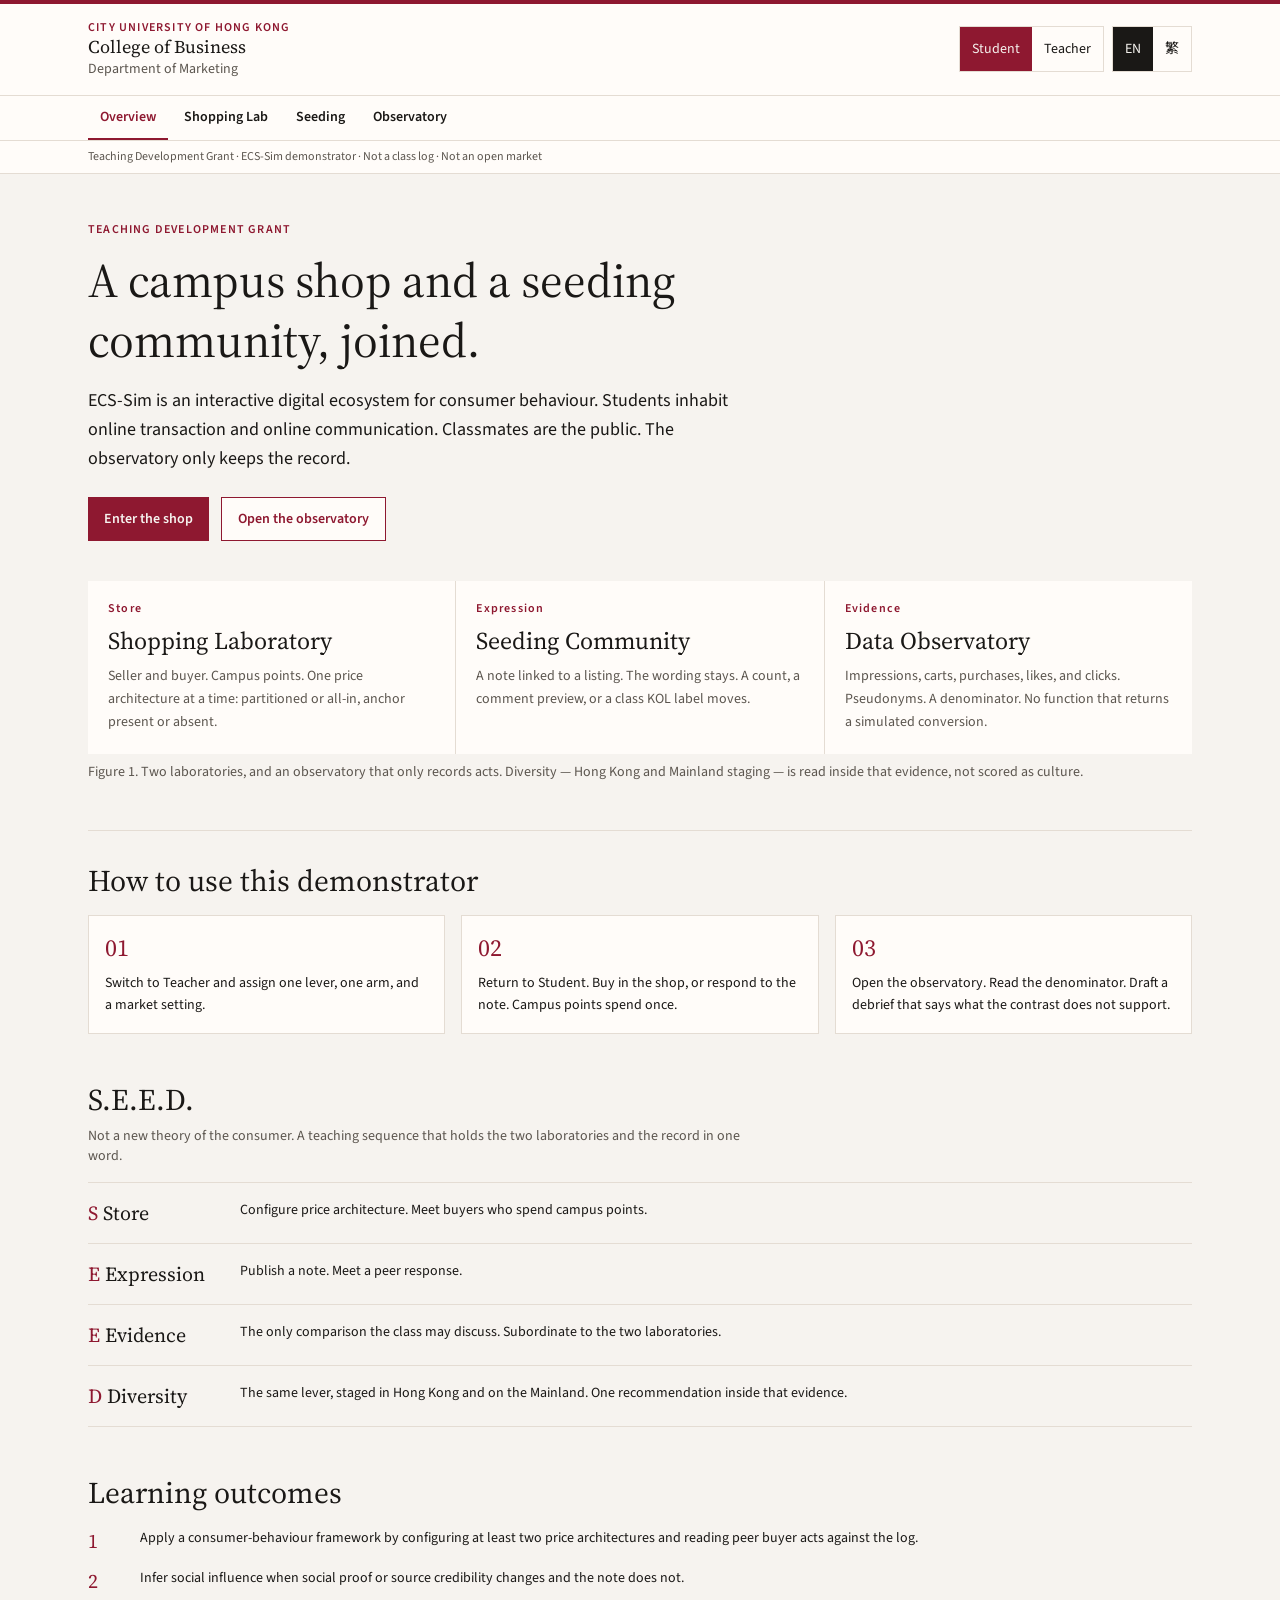
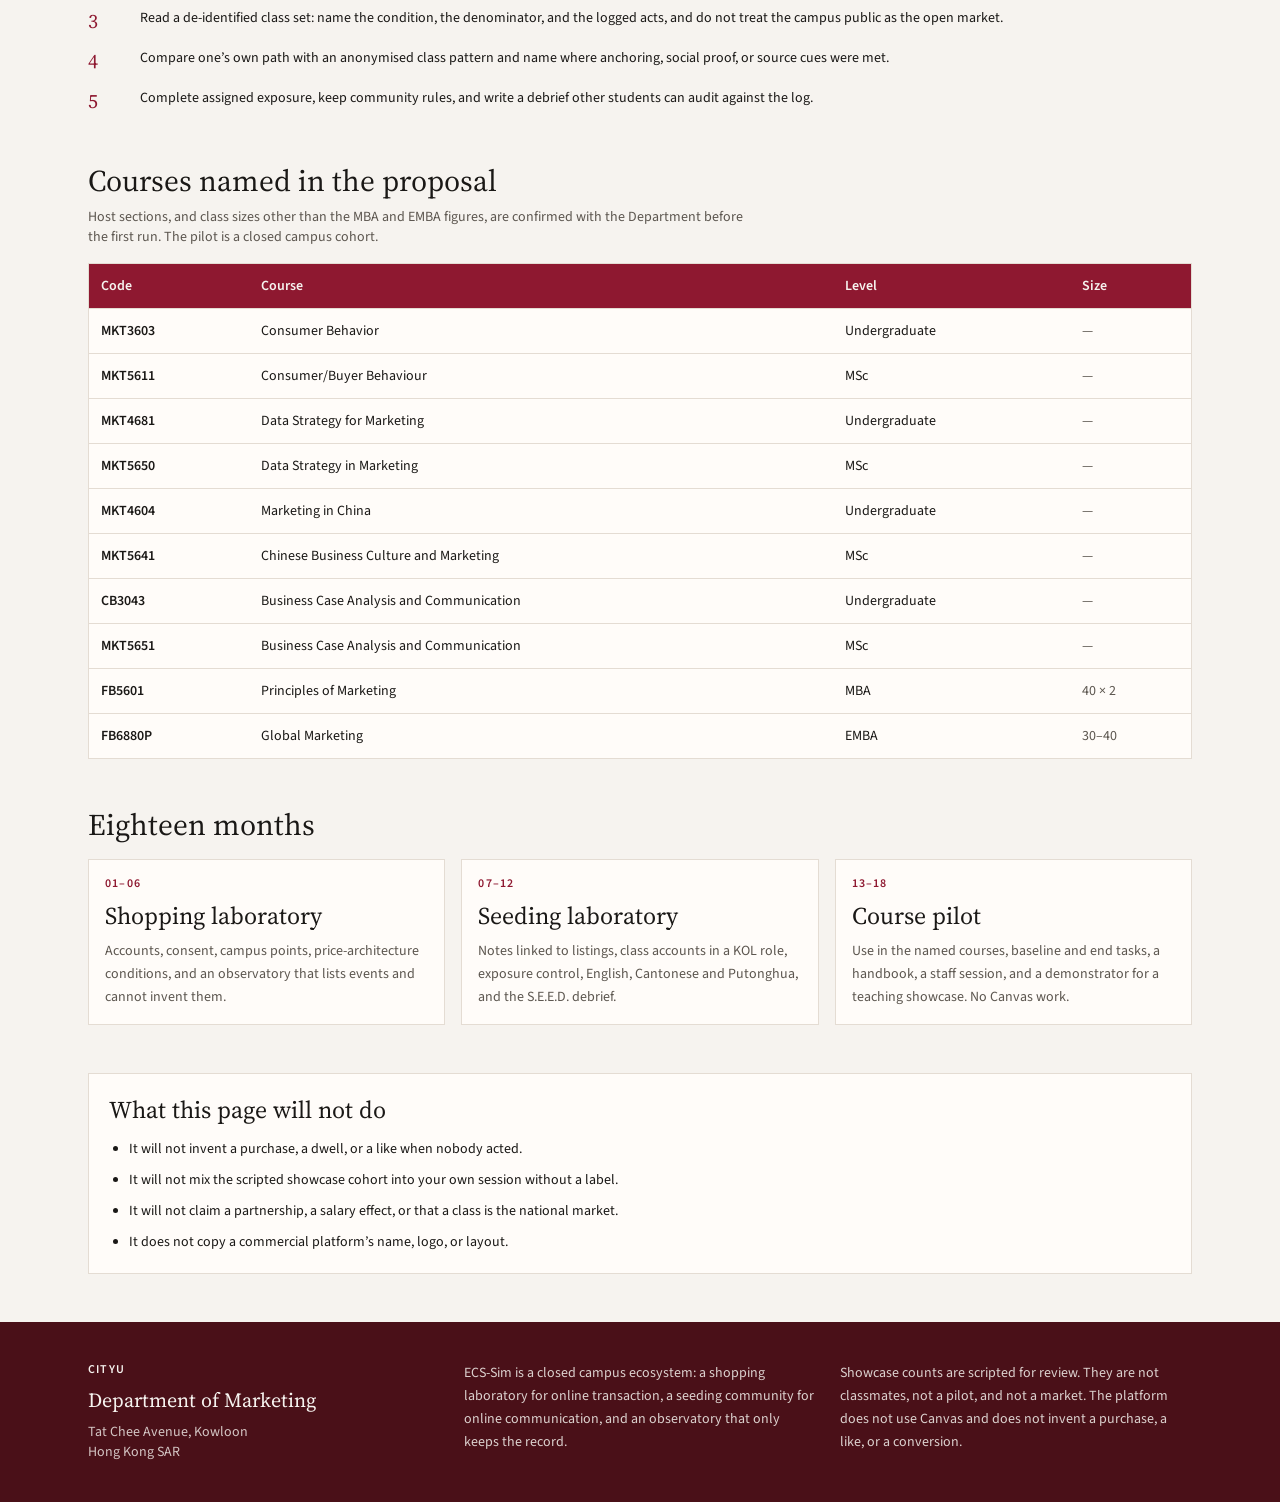
<file: index.html>
<!doctype html>
<html lang="en">
  <head>
    <meta charset="utf-8" />
    <meta name="viewport" content="width=device-width, initial-scale=1" />
    <title>ECS-Sim · CityU College of Business</title>
    <meta
      name="description"
      content="ECS-Sim teaching demonstrator for the Department of Marketing, City University of Hong Kong."
    />
    <meta name="theme-color" content="#8E1830" />
    <link rel="icon" type="image/svg+xml" href="./favicon.svg" />
    <link
      rel="stylesheet"
      href="https://fonts.googleapis.com/css2?family=Noto+Sans+TC:wght@400;500;600;700&family=Noto+Serif+TC:wght@600;700&family=Source+Sans+3:ital,wght@0,400;0,500;0,600;0,700;1,400&family=Source+Serif+4:opsz,wght@8..60,600;8..60,700&display=swap"
    />
    <script type="module" crossorigin src="./assets/index-DhE1i8pn.js"></script>
    <link rel="stylesheet" crossorigin href="./assets/styles-Cxtqo4J7.css">
  </head>
  <body>
    <div id="root"></div>
  </body>
</html>
</file>
<file: assets/styles-Cxtqo4J7.css>
/*! tailwindcss v4.3.3 | MIT License | https://tailwindcss.com */
@layer properties{@supports (((-webkit-hyphens:none)) and (not (margin-trim:inline))) or ((-moz-orient:inline) and (not (color:rgb(from red r g b)))){*,:before,:after,::backdrop{--tw-rotate-x:initial;--tw-rotate-y:initial;--tw-rotate-z:initial;--tw-skew-x:initial;--tw-skew-y:initial;--tw-space-y-reverse:0;--tw-divide-y-reverse:0;--tw-border-style:solid;--tw-leading:initial;--tw-font-weight:initial;--tw-tracking:initial;--tw-duration:initial}}}@layer theme{:root,:host{--font-sans:"Source Sans 3", "Noto Sans TC", ui-sans-serif, system-ui, sans-serif;--font-serif:"Source Serif 4", "Noto Serif TC", ui-serif, georgia, serif;--font-mono:ui-monospace, SFMono-Regular, Menlo, Monaco, Consolas, "Liberation Mono", "Courier New", monospace;--color-red-500:oklch(63.7% .237 25.331);--color-zinc-50:oklch(98.5% 0 none);--color-zinc-400:oklch(70.5% .015 286.067);--color-zinc-500:oklch(55.2% .016 285.938);--color-zinc-900:oklch(21% .006 285.885);--color-zinc-950:oklch(14.1% .005 285.823);--color-neutral-100:oklch(97% 0 none);--color-neutral-300:oklch(87% 0 none);--color-neutral-700:oklch(37.1% 0 none);--color-neutral-900:oklch(20.5% 0 none);--color-black:#000;--color-white:#fff;--spacing:.25rem;--container-sm:24rem;--container-md:28rem;--container-2xl:42rem;--container-3xl:48rem;--container-6xl:72rem;--text-xs:.75rem;--text-xs--line-height:calc(1 / .75);--text-sm:.875rem;--text-sm--line-height:calc(1.25 / .875);--text-base:1rem;--text-base--line-height:calc(1.5 / 1);--text-lg:1.125rem;--text-lg--line-height:calc(1.75 / 1.125);--text-xl:1.25rem;--text-xl--line-height:calc(1.75 / 1.25);--text-2xl:1.5rem;--text-2xl--line-height:calc(2 / 1.5);--text-3xl:1.875rem;--text-3xl--line-height:calc(2.25 / 1.875);--text-4xl:2.25rem;--text-4xl--line-height:calc(2.5 / 2.25);--text-5xl:3rem;--text-5xl--line-height:1;--font-weight-medium:500;--font-weight-semibold:600;--tracking-wide:.025em;--tracking-widest:.1em;--leading-tight:1.25;--leading-relaxed:1.625;--radius-md:.375rem;--default-transition-duration:.15s;--default-transition-timing-function:cubic-bezier(.4, 0, .2, 1);--default-font-family:var(--font-sans);--default-mono-font-family:var(--font-mono);--color-burgundy:#8e1830;--color-burgundy-deep:#4a1018;--color-ink:#1a1816;--color-muted:#5c564f;--color-paper:#f6f3ef;--color-line:#e4dcd3;--color-card:#fffcf9;--color-good:#1f4d38}}@layer base{*,:after,:before,::backdrop{box-sizing:border-box;border:0 solid;margin:0;padding:0}::file-selector-button{box-sizing:border-box;border:0 solid;margin:0;padding:0}html,:host{-webkit-text-size-adjust:100%;tab-size:4;line-height:1.5;font-family:var(--default-font-family,-apple-system, BlinkMacSystemFont, "Segoe UI", Roboto, "Helvetica Neue", "Noto Sans", Arial, sans-serif, "Apple Color Emoji", "Segoe UI Emoji", "Segoe UI Symbol", "Noto Color Emoji");font-feature-settings:var(--default-font-feature-settings,normal);font-variation-settings:var(--default-font-variation-settings,normal);-webkit-tap-highlight-color:transparent}hr{height:0;color:inherit;border-top-width:1px}abbr:where([title]){-webkit-text-decoration:underline dotted;text-decoration:underline dotted}h1,h2,h3,h4,h5,h6{font-size:inherit;font-weight:inherit}a{color:inherit;-webkit-text-decoration:inherit;-webkit-text-decoration:inherit;-webkit-text-decoration:inherit;-webkit-text-decoration:inherit;text-decoration:inherit}b,strong{font-weight:bolder}code,kbd,samp,pre{font-family:var(--default-mono-font-family,ui-monospace, SFMono-Regular, Menlo, Monaco, Consolas, "Liberation Mono", "Courier New", monospace);font-feature-settings:var(--default-mono-font-feature-settings,normal);font-variation-settings:var(--default-mono-font-variation-settings,normal);font-size:1em}small{font-size:80%}sub,sup{vertical-align:baseline;font-size:75%;line-height:0;position:relative}sub{bottom:-.25em}sup{top:-.5em}table{text-indent:0;border-color:inherit;border-collapse:collapse}:-moz-focusring:where(:not(iframe)){outline:auto}progress{vertical-align:baseline}summary{display:list-item}ol,ul,menu{list-style:none}img,svg,video,canvas,audio,iframe,embed,object{vertical-align:middle;display:block}img,video{max-width:100%;height:auto}button,input,select,optgroup,textarea{font:inherit;font-feature-settings:inherit;font-variation-settings:inherit;letter-spacing:inherit;color:inherit;opacity:1;background-color:#0000;border-radius:0}::file-selector-button{font:inherit;font-feature-settings:inherit;font-variation-settings:inherit;letter-spacing:inherit;color:inherit;opacity:1;background-color:#0000;border-radius:0}:where(select:is([multiple],[size])) optgroup{font-weight:bolder}:where(select:is([multiple],[size])) optgroup option{padding-inline-start:20px}::file-selector-button{margin-inline-end:4px}::placeholder{opacity:1}@supports (not ((-webkit-appearance:-apple-pay-button))) or (contain-intrinsic-size:1px){::placeholder{color:currentColor}@supports (color:color-mix(in lab, red, red)){::placeholder{color:color-mix(in oklab, currentcolor 50%, transparent)}}}textarea{resize:vertical}::-webkit-search-decoration{-webkit-appearance:none}::-webkit-date-and-time-value{min-height:1lh;text-align:inherit}::-webkit-datetime-edit{display:inline-flex}::-webkit-datetime-edit-fields-wrapper{padding:0}::-webkit-datetime-edit{padding-block:0}::-webkit-datetime-edit-year-field{padding-block:0}::-webkit-datetime-edit-month-field{padding-block:0}::-webkit-datetime-edit-day-field{padding-block:0}::-webkit-datetime-edit-hour-field{padding-block:0}::-webkit-datetime-edit-minute-field{padding-block:0}::-webkit-datetime-edit-second-field{padding-block:0}::-webkit-datetime-edit-millisecond-field{padding-block:0}::-webkit-datetime-edit-meridiem-field{padding-block:0}::-webkit-calendar-picker-indicator{line-height:1}:-moz-ui-invalid{box-shadow:none}button,input:where([type=button],[type=reset],[type=submit]){appearance:button}::file-selector-button{appearance:button}::-webkit-inner-spin-button{height:auto}::-webkit-outer-spin-button{height:auto}[hidden]:where(:not([hidden=until-found])){display:none!important}html{scroll-behavior:smooth}body{background:var(--color-paper);color:var(--color-ink);font-family:var(--font-sans);margin:0;line-height:1.5}button:not(:disabled),[role=button]:not(:disabled){cursor:pointer}:focus-visible{outline:2px solid var(--color-burgundy);outline-offset:2px}}@layer components;@layer utilities{.pointer-events-none{pointer-events:none}.collapse{visibility:collapse}.visible{visibility:visible}.sr-only{clip-path:inset(50%);white-space:nowrap;border-width:0;width:1px;height:1px;margin:-1px;padding:0;position:absolute;overflow:hidden}.absolute{position:absolute}.fixed{position:fixed}.relative{position:relative}.static{position:static}.mx-auto{margin-inline:auto}.mt-1{margin-top:var(--spacing)}.mt-2{margin-top:calc(var(--spacing) * 2)}.mt-3{margin-top:calc(var(--spacing) * 3)}.mt-4{margin-top:calc(var(--spacing) * 4)}.mt-5{margin-top:calc(var(--spacing) * 5)}.mt-6{margin-top:calc(var(--spacing) * 6)}.mt-10{margin-top:calc(var(--spacing) * 10)}.mt-12{margin-top:calc(var(--spacing) * 12)}.mr-3{margin-right:calc(var(--spacing) * 3)}.mb-2{margin-bottom:calc(var(--spacing) * 2)}.ml-2{margin-left:calc(var(--spacing) * 2)}.block{display:block}.flex{display:flex}.grid{display:grid}.hidden{display:none}.inline{display:inline}.inline-flex{display:inline-flex}.table{display:table}.size-8{width:calc(var(--spacing) * 8);height:calc(var(--spacing) * 8)}.size-10{width:calc(var(--spacing) * 10);height:calc(var(--spacing) * 10)}.size-11{width:calc(var(--spacing) * 11);height:calc(var(--spacing) * 11)}.size-16{width:calc(var(--spacing) * 16);height:calc(var(--spacing) * 16)}.h-1{height:var(--spacing)}.h-8{height:calc(var(--spacing) * 8)}.h-64{height:calc(var(--spacing) * 64)}.min-h-11{min-height:calc(var(--spacing) * 11)}.min-h-screen{min-height:100vh}.w-8{width:calc(var(--spacing) * 8)}.w-full{width:100%}.max-w-2xl{max-width:var(--container-2xl)}.max-w-3xl{max-width:var(--container-3xl)}.max-w-6xl{max-width:var(--container-6xl)}.max-w-md{max-width:var(--container-md)}.max-w-sm{max-width:var(--container-sm)}.min-w-0{min-width:0}.min-w-\[28rem\]{min-width:28rem}.min-w-\[36rem\]{min-width:36rem}.flex-1{flex:1}.border-collapse{border-collapse:collapse}.transform{transform:var(--tw-rotate-x,) var(--tw-rotate-y,) var(--tw-rotate-z,) var(--tw-skew-x,) var(--tw-skew-y,)}.cursor-pointer{cursor:pointer}.list-disc{list-style-type:disc}.grid-cols-\[2\.5rem_1fr\]{grid-template-columns:2.5rem 1fr}.flex-col{flex-direction:column}.flex-wrap{flex-wrap:wrap}.place-items-center{place-items:center}.items-center{align-items:center}.justify-between{justify-content:space-between}.justify-center{justify-content:center}.gap-1{gap:var(--spacing)}.gap-2{gap:calc(var(--spacing) * 2)}.gap-3{gap:calc(var(--spacing) * 3)}.gap-4{gap:calc(var(--spacing) * 4)}.gap-6{gap:calc(var(--spacing) * 6)}.gap-px{gap:1px}:where(.space-y-2>:not(:last-child)){--tw-space-y-reverse:0;margin-block-start:calc(calc(var(--spacing) * 2) * var(--tw-space-y-reverse));margin-block-end:calc(calc(var(--spacing) * 2) * calc(1 - var(--tw-space-y-reverse)))}:where(.space-y-3>:not(:last-child)){--tw-space-y-reverse:0;margin-block-start:calc(calc(var(--spacing) * 3) * var(--tw-space-y-reverse));margin-block-end:calc(calc(var(--spacing) * 3) * calc(1 - var(--tw-space-y-reverse)))}:where(.space-y-4>:not(:last-child)){--tw-space-y-reverse:0;margin-block-start:calc(calc(var(--spacing) * 4) * var(--tw-space-y-reverse));margin-block-end:calc(calc(var(--spacing) * 4) * calc(1 - var(--tw-space-y-reverse)))}:where(.space-y-6>:not(:last-child)){--tw-space-y-reverse:0;margin-block-start:calc(calc(var(--spacing) * 6) * var(--tw-space-y-reverse));margin-block-end:calc(calc(var(--spacing) * 6) * calc(1 - var(--tw-space-y-reverse)))}:where(.divide-y>:not(:last-child)){--tw-divide-y-reverse:0;border-bottom-style:var(--tw-border-style);border-top-style:var(--tw-border-style);border-top-width:calc(1px * var(--tw-divide-y-reverse));border-bottom-width:calc(1px * calc(1 - var(--tw-divide-y-reverse)))}:where(.divide-line>:not(:last-child)){border-color:var(--color-line)}.overflow-x-auto{overflow-x:auto}.rounded-full{border-radius:2147483647px}.rounded-md{border-radius:var(--radius-md)}.border{border-style:var(--tw-border-style);border-width:1px}.border-y{border-block-style:var(--tw-border-style);border-block-width:1px}.border-t{border-top-style:var(--tw-border-style);border-top-width:1px}.border-b{border-bottom-style:var(--tw-border-style);border-bottom-width:1px}.border-b-2{border-bottom-style:var(--tw-border-style);border-bottom-width:2px}.border-l-2{border-left-style:var(--tw-border-style);border-left-width:2px}.border-burgundy{border-color:var(--color-burgundy)}.border-ink{border-color:var(--color-ink)}.border-line{border-color:var(--color-line)}.border-neutral-300{border-color:var(--color-neutral-300)}.border-transparent{border-color:#0000}.bg-black\/10{background-color:#0000001a}@supports (color:color-mix(in lab, red, red)){.bg-black\/10{background-color:color-mix(in oklab, var(--color-black) 10%, transparent)}}.bg-burgundy{background-color:var(--color-burgundy)}.bg-burgundy-deep{background-color:var(--color-burgundy-deep)}.bg-card{background-color:var(--color-card)}.bg-ink{background-color:var(--color-ink)}.bg-line{background-color:var(--color-line)}.bg-paper{background-color:var(--color-paper)}.bg-transparent{background-color:#0000}.bg-zinc-50{background-color:var(--color-zinc-50)}.object-cover{object-fit:cover}.p-3{padding:calc(var(--spacing) * 3)}.p-4{padding:calc(var(--spacing) * 4)}.p-5{padding:calc(var(--spacing) * 5)}.px-2{padding-inline:calc(var(--spacing) * 2)}.px-3{padding-inline:calc(var(--spacing) * 3)}.px-4{padding-inline:calc(var(--spacing) * 4)}.px-6{padding-inline:calc(var(--spacing) * 6)}.py-2{padding-block:calc(var(--spacing) * 2)}.py-3{padding-block:calc(var(--spacing) * 3)}.py-4{padding-block:calc(var(--spacing) * 4)}.py-8{padding-block:calc(var(--spacing) * 8)}.py-10{padding-block:calc(var(--spacing) * 10)}.pt-3{padding-top:calc(var(--spacing) * 3)}.pt-8{padding-top:calc(var(--spacing) * 8)}.pl-3{padding-left:calc(var(--spacing) * 3)}.pl-5{padding-left:calc(var(--spacing) * 5)}.text-center{text-align:center}.text-left{text-align:left}.font-sans{font-family:var(--font-sans)}.font-serif{font-family:var(--font-serif)}.text-2xl{font-size:var(--text-2xl);line-height:var(--tw-leading,var(--text-2xl--line-height))}.text-3xl{font-size:var(--text-3xl);line-height:var(--tw-leading,var(--text-3xl--line-height))}.text-4xl{font-size:var(--text-4xl);line-height:var(--tw-leading,var(--text-4xl--line-height))}.text-base{font-size:var(--text-base);line-height:var(--tw-leading,var(--text-base--line-height))}.text-lg{font-size:var(--text-lg);line-height:var(--tw-leading,var(--text-lg--line-height))}.text-sm{font-size:var(--text-sm);line-height:var(--tw-leading,var(--text-sm--line-height))}.text-xl{font-size:var(--text-xl);line-height:var(--tw-leading,var(--text-xl--line-height))}.text-xs{font-size:var(--text-xs);line-height:var(--tw-leading,var(--text-xs--line-height))}.leading-none{--tw-leading:1;line-height:1}.leading-relaxed{--tw-leading:var(--leading-relaxed);line-height:var(--leading-relaxed)}.leading-tight{--tw-leading:var(--leading-tight);line-height:var(--leading-tight)}.font-medium{--tw-font-weight:var(--font-weight-medium);font-weight:var(--font-weight-medium)}.font-semibold{--tw-font-weight:var(--font-weight-semibold);font-weight:var(--font-weight-semibold)}.tracking-wide{--tw-tracking:var(--tracking-wide);letter-spacing:var(--tracking-wide)}.tracking-widest{--tw-tracking:var(--tracking-widest);letter-spacing:var(--tracking-widest)}.break-words{overflow-wrap:break-word}.whitespace-nowrap{white-space:nowrap}.text-burgundy{color:var(--color-burgundy)}.text-good{color:var(--color-good)}.text-ink{color:var(--color-ink)}.text-muted{color:var(--color-muted)}.text-paper{color:var(--color-paper)}.text-paper\/80{color:#f6f3efcc}@supports (color:color-mix(in lab, red, red)){.text-paper\/80{color:color-mix(in oklab, var(--color-paper) 80%, transparent)}}.text-paper\/85{color:#f6f3efd9}@supports (color:color-mix(in lab, red, red)){.text-paper\/85{color:color-mix(in oklab, var(--color-paper) 85%, transparent)}}.text-red-500{color:var(--color-red-500)}.text-zinc-500{color:var(--color-zinc-500)}.text-zinc-900{color:var(--color-zinc-900)}.line-through{text-decoration-line:line-through}.underline-offset-4{text-underline-offset:4px}.opacity-40{opacity:.4}.opacity-70{opacity:.7}.opacity-80{opacity:.8}.transition-colors{transition-property:color,background-color,border-color,outline-color,text-decoration-color,fill,stroke,--tw-gradient-from,--tw-gradient-via,--tw-gradient-to;transition-timing-function:var(--tw-ease,var(--default-transition-timing-function));transition-duration:var(--tw-duration,var(--default-transition-duration))}.duration-200{--tw-duration:.2s;transition-duration:.2s}@media (hover:hover){.hover\:bg-burgundy-deep:hover{background-color:var(--color-burgundy-deep)}.hover\:bg-neutral-100:hover{background-color:var(--color-neutral-100)}.hover\:bg-paper:hover{background-color:var(--color-paper)}.hover\:underline:hover{text-decoration-line:underline}}.focus\:not-sr-only:focus{clip-path:none;white-space:normal;width:auto;height:auto;margin:0;padding:0;position:static;overflow:visible}.focus\:absolute:focus{position:absolute}.focus\:top-4:focus{top:calc(var(--spacing) * 4)}.focus\:left-4:focus{left:calc(var(--spacing) * 4)}.focus\:z-50:focus{z-index:50}.focus\:bg-card:focus{background-color:var(--color-card)}.focus\:px-3:focus{padding-inline:calc(var(--spacing) * 3)}.focus\:py-2:focus{padding-block:calc(var(--spacing) * 2)}.disabled\:cursor-not-allowed:disabled{cursor:not-allowed}.disabled\:cursor-wait:disabled{cursor:wait}.disabled\:no-underline:disabled{text-decoration-line:none}.disabled\:opacity-40:disabled{opacity:.4}@media (width>=40rem){.sm\:flex-row{flex-direction:row}}@media (width>=48rem){.md\:grid-cols-3{grid-template-columns:repeat(3,minmax(0,1fr))}.md\:grid-cols-\[8rem_1fr\]{grid-template-columns:8rem 1fr}.md\:gap-6{gap:calc(var(--spacing) * 6)}.md\:p-5{padding:calc(var(--spacing) * 5)}.md\:px-6{padding-inline:calc(var(--spacing) * 6)}.md\:py-12{padding-block:calc(var(--spacing) * 12)}.md\:text-5xl{font-size:var(--text-5xl);line-height:var(--tw-leading,var(--text-5xl--line-height))}}@media (width>=64rem){.lg\:grid-cols-2{grid-template-columns:repeat(2,minmax(0,1fr))}.lg\:grid-cols-\[minmax\(0\,1fr\)_20rem\]{grid-template-columns:minmax(0,1fr) 20rem}}@media (prefers-color-scheme:dark){.dark\:border-neutral-700{border-color:var(--color-neutral-700)}.dark\:bg-white\/20{background-color:#fff3}@supports (color:color-mix(in lab, red, red)){.dark\:bg-white\/20{background-color:color-mix(in oklab, var(--color-white) 20%, transparent)}}.dark\:bg-zinc-950{background-color:var(--color-zinc-950)}.dark\:text-zinc-50{color:var(--color-zinc-50)}.dark\:text-zinc-400{color:var(--color-zinc-400)}@media (hover:hover){.dark\:hover\:bg-neutral-900:hover{background-color:var(--color-neutral-900)}}}}@media (prefers-reduced-motion:reduce){html{scroll-behavior:auto}*,:before,:after{transition:none!important;animation:none!important}}@property --tw-rotate-x{syntax:"*";inherits:false}@property --tw-rotate-y{syntax:"*";inherits:false}@property --tw-rotate-z{syntax:"*";inherits:false}@property --tw-skew-x{syntax:"*";inherits:false}@property --tw-skew-y{syntax:"*";inherits:false}@property --tw-space-y-reverse{syntax:"*";inherits:false;initial-value:0}@property --tw-divide-y-reverse{syntax:"*";inherits:false;initial-value:0}@property --tw-border-style{syntax:"*";inherits:false;initial-value:solid}@property --tw-leading{syntax:"*";inherits:false}@property --tw-font-weight{syntax:"*";inherits:false}@property --tw-tracking{syntax:"*";inherits:false}@property --tw-duration{syntax:"*";inherits:false}
</file>
